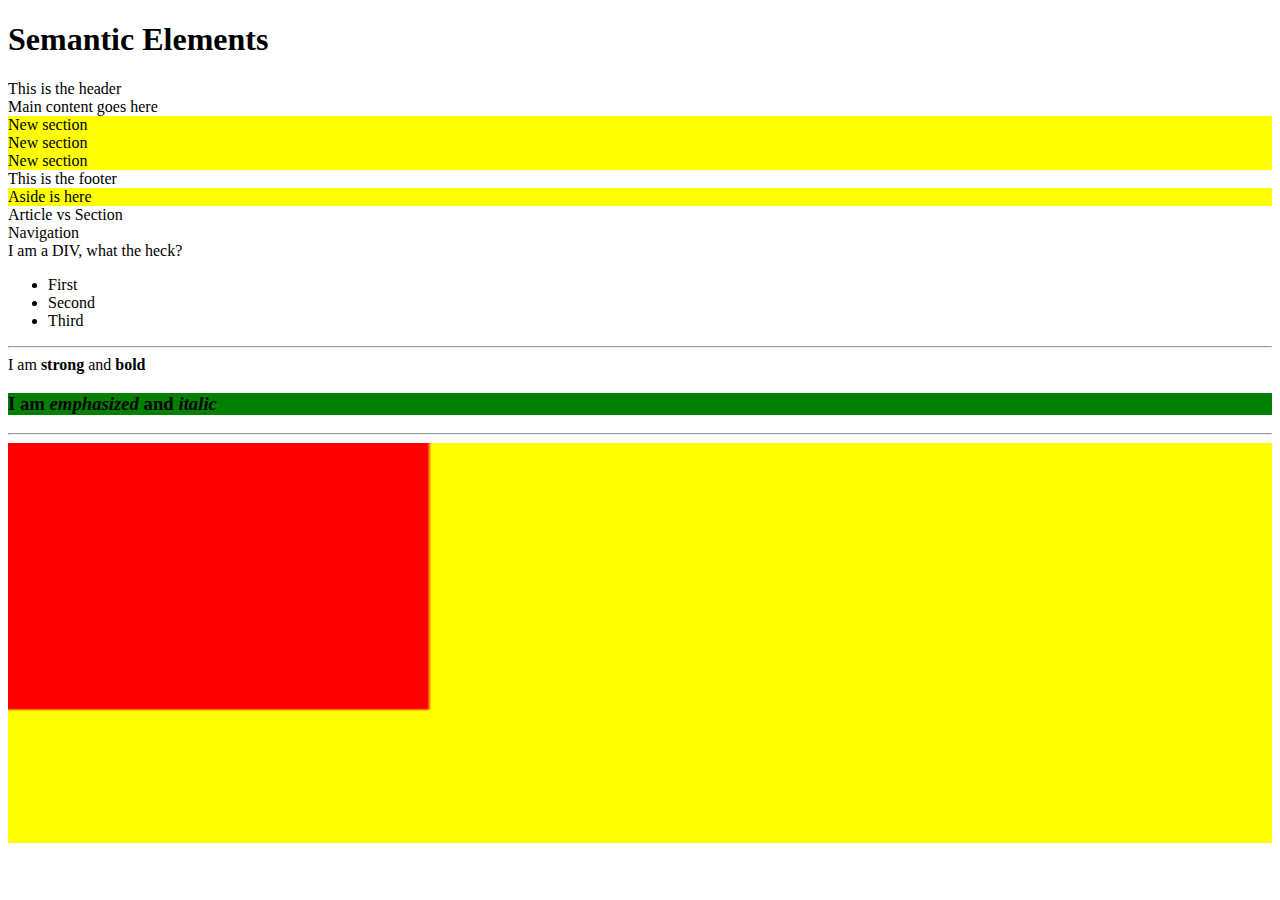
<file: 02-semantic-elements/index.html>
<!DOCTYPE html>
<html lang="en">
<head>
    <meta charset="UTF-8">
    <meta http-equiv="X-UA-Compatible" content="IE=edge">
    <meta name="viewport" content="width=device-width, initial-scale=1.0">
    <title>Semantic Elements</title>
    <style>
        section, aside{
            background-color: yellow;
        }

        canvas {
            width: 100%;
            height: 400px;
            background-color: yellow;
        }
    </style>
</head>
<body>
    <h1>Semantic Elements</h1>
    <header>This is the header</header>
    <main>Main content goes here</main>
    <section>New section</section>
    <section>New section</section>
    <section>New section</section>
    <footer>This is the footer</footer>
    <aside>Aside is here</aside>
    <article>Article vs Section</article>
    <nav>Navigation</nav>
    <div>I am a DIV, what the heck?</div>
    <menu>
        <li>First</li>
        <li>Second</li>
        <li>Third</li>
    </menu>
    <hr>
    <div>I am <strong>strong</strong> and <b>bold</b></div>
    <h3 id="abc">I am <em>emphasized</em> and <i>italic</i></h3>
    <hr>
    <canvas id="canvas"></canvas>

    <script>
        const elm = document.getElementById('abc');
        elm.style.backgroundColor = 'green';

        const canvas = document.getElementById("canvas");
        const ctx = canvas.getContext("2d");

        ctx.fillStyle = "red";
        ctx.fillRect(0, 0, 100, 100);        
    </script>
</body>
</html>
</file>
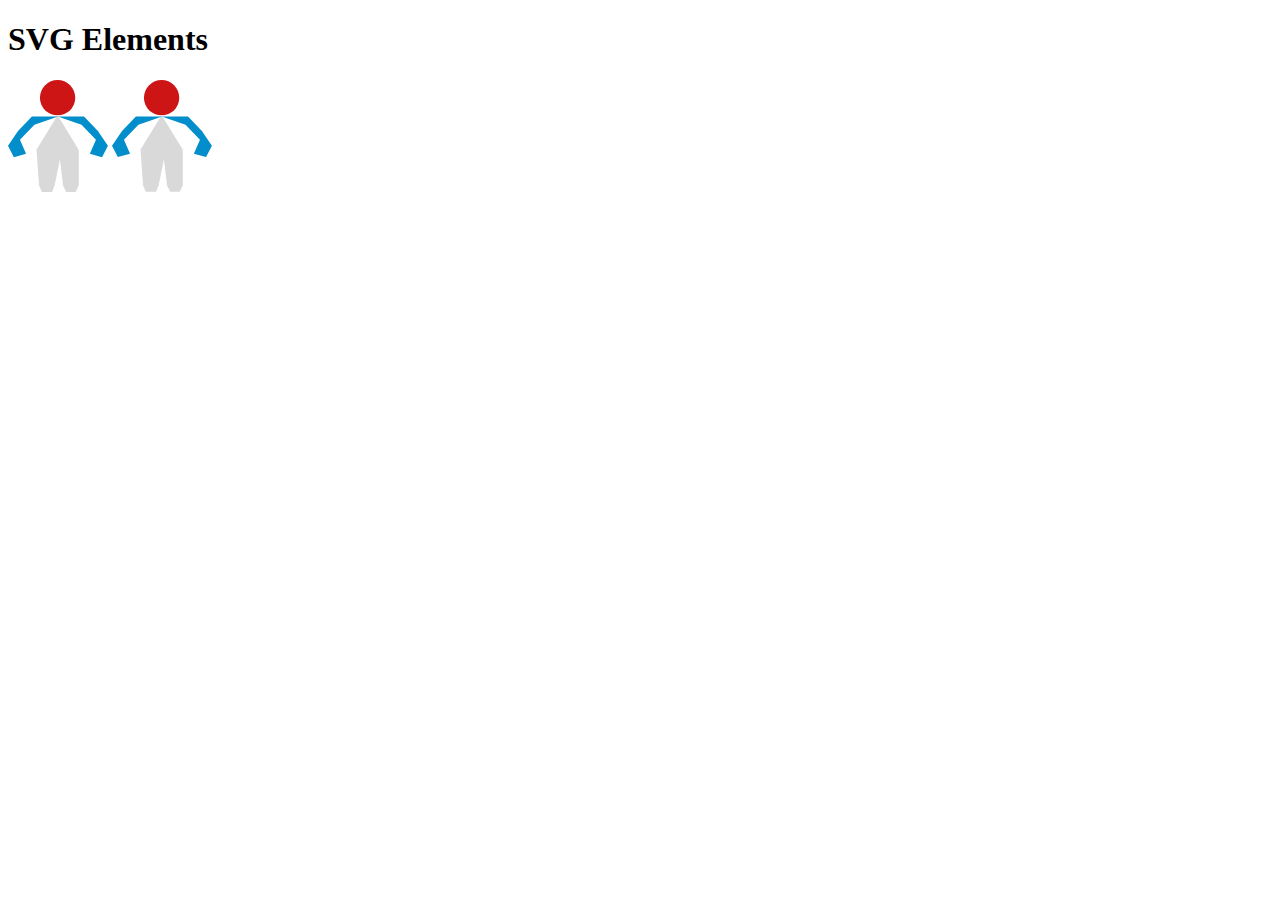
<file: 03-svg-elements/index.html>
<!DOCTYPE html>
<html lang="en">
<head>
    <meta charset="UTF-8">
    <meta http-equiv="X-UA-Compatible" content="IE=edge">
    <meta name="viewport" content="width=device-width, initial-scale=1.0">
    <title>Document</title>
    <style>
        img {
            width: 100px;
        }

        svg {
            width: 100px;
        }

        svg:hover circle {
            fill: green;
        }
    </style>
</head>
<body>
    <h1>SVG Elements</h1>
    <img src="img/image.svg">
    <svg viewBox="0 0 623 697" fill="none" xmlns="http://www.w3.org/2000/svg">
        <circle cx="309" cy="110" r="110" fill="#CE1515"/>
        <path d="M309 220L443.234 438.25H174.766L309 220Z" fill="#D9D9D9"/>
        <path d="M149 227H311.5L254.5 248L164.5 279L74.5 372.5L112.5 459L36.5 480L0 409L62.5 317L149 227Z" fill="#018ECB"/>
        <path d="M473.5 227H311L368 248L458 279L548 372.5L510 459L586 480L622.5 409L560 317L473.5 227Z" fill="#018ECB"/>
        <path d="M193.5 655L178 438.5L323.5 419L441 438.5V655L422 696.5H363L342.5 655L323.5 493.5L290.5 655L275 696.5H211L193.5 655Z" fill="#D9D9D9"/>
    </svg>
</body>
</html>
</file>
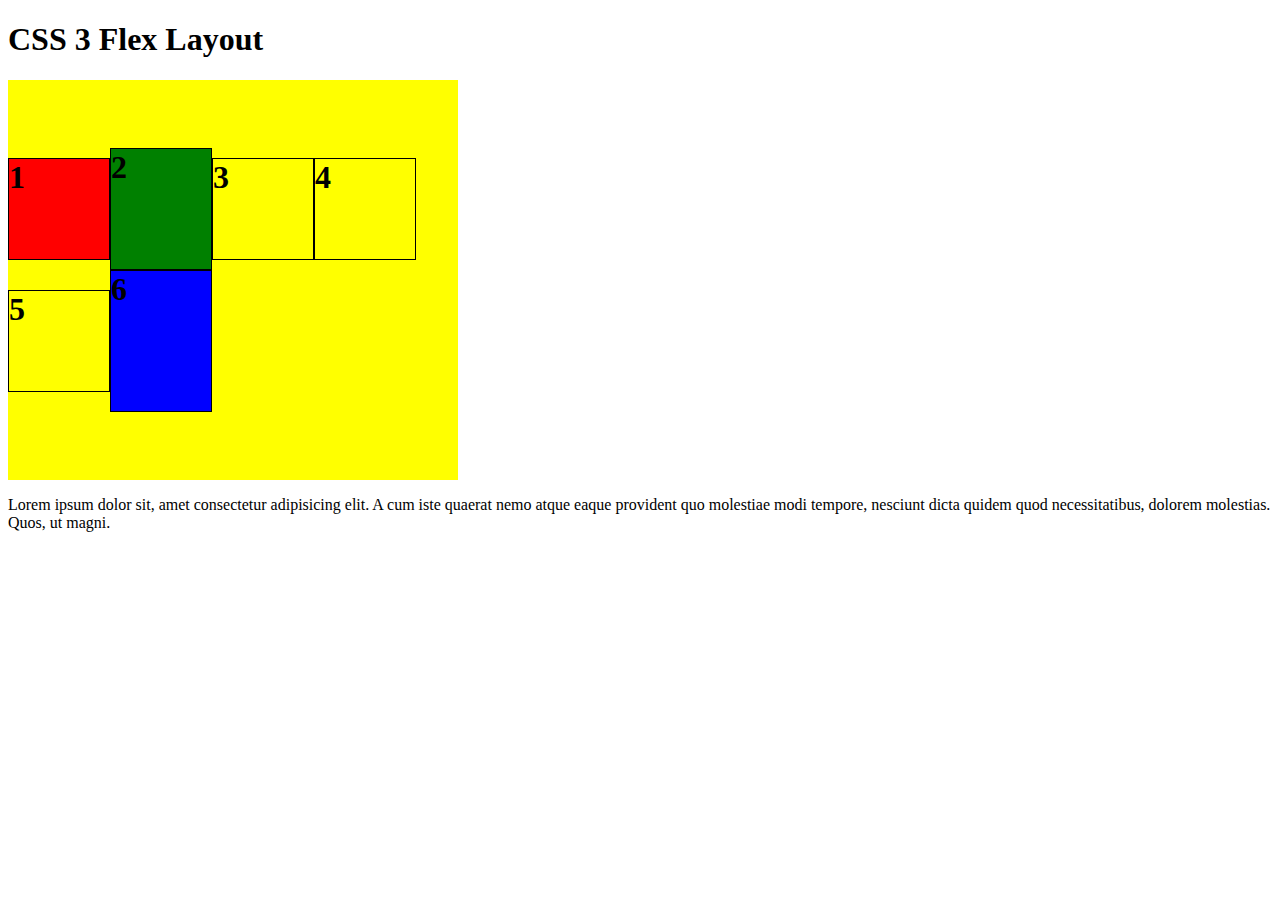
<file: 05-flex-layout/index.html>
<!DOCTYPE html>
<html lang="en">
<head>
    <meta charset="UTF-8">
    <meta name="viewport" content="width=device-width, initial-scale=1.0">
    <title>CSS3 - Flex Layout</title>
    <style>
        #outer {
            background-color: yellow;
            width: 450px;
            height: 400px;
            display: flex;
            flex-wrap: wrap;
            /* align-items: center; */
            align-content: center;
            align-items: center;
        }

        .inner {
            width: 200px;
            height: 100px;
            flex: 0 0 100px;
            font-size: 2rem;
            font-weight: bold;
            border: 1px solid black;
        }

        .inner:first-child {
            background-color: red;
        }

        .inner:nth-child(2){
            background-color: green;
            height: 120px;
        }

        .inner:last-child {
            background-color: blue;
            height: 140px;
        }
    </style>
</head>
<body>
    <h1>CSS 3 Flex Layout</h1>
    <div id="outer">
        <div class="inner">1</div>
        <div class="inner">2</div>
        <div class="inner">3</div>
        <div class="inner">4</div>
        <div class="inner">5</div>
        <div class="inner">6</div>
    </div>
    <p>Lorem ipsum dolor sit, amet consectetur adipisicing elit. A cum iste quaerat nemo atque eaque provident quo molestiae modi tempore, nesciunt dicta quidem quod necessitatibus, dolorem molestias. Quos, ut magni.</p>
</body>
</html>
</file>
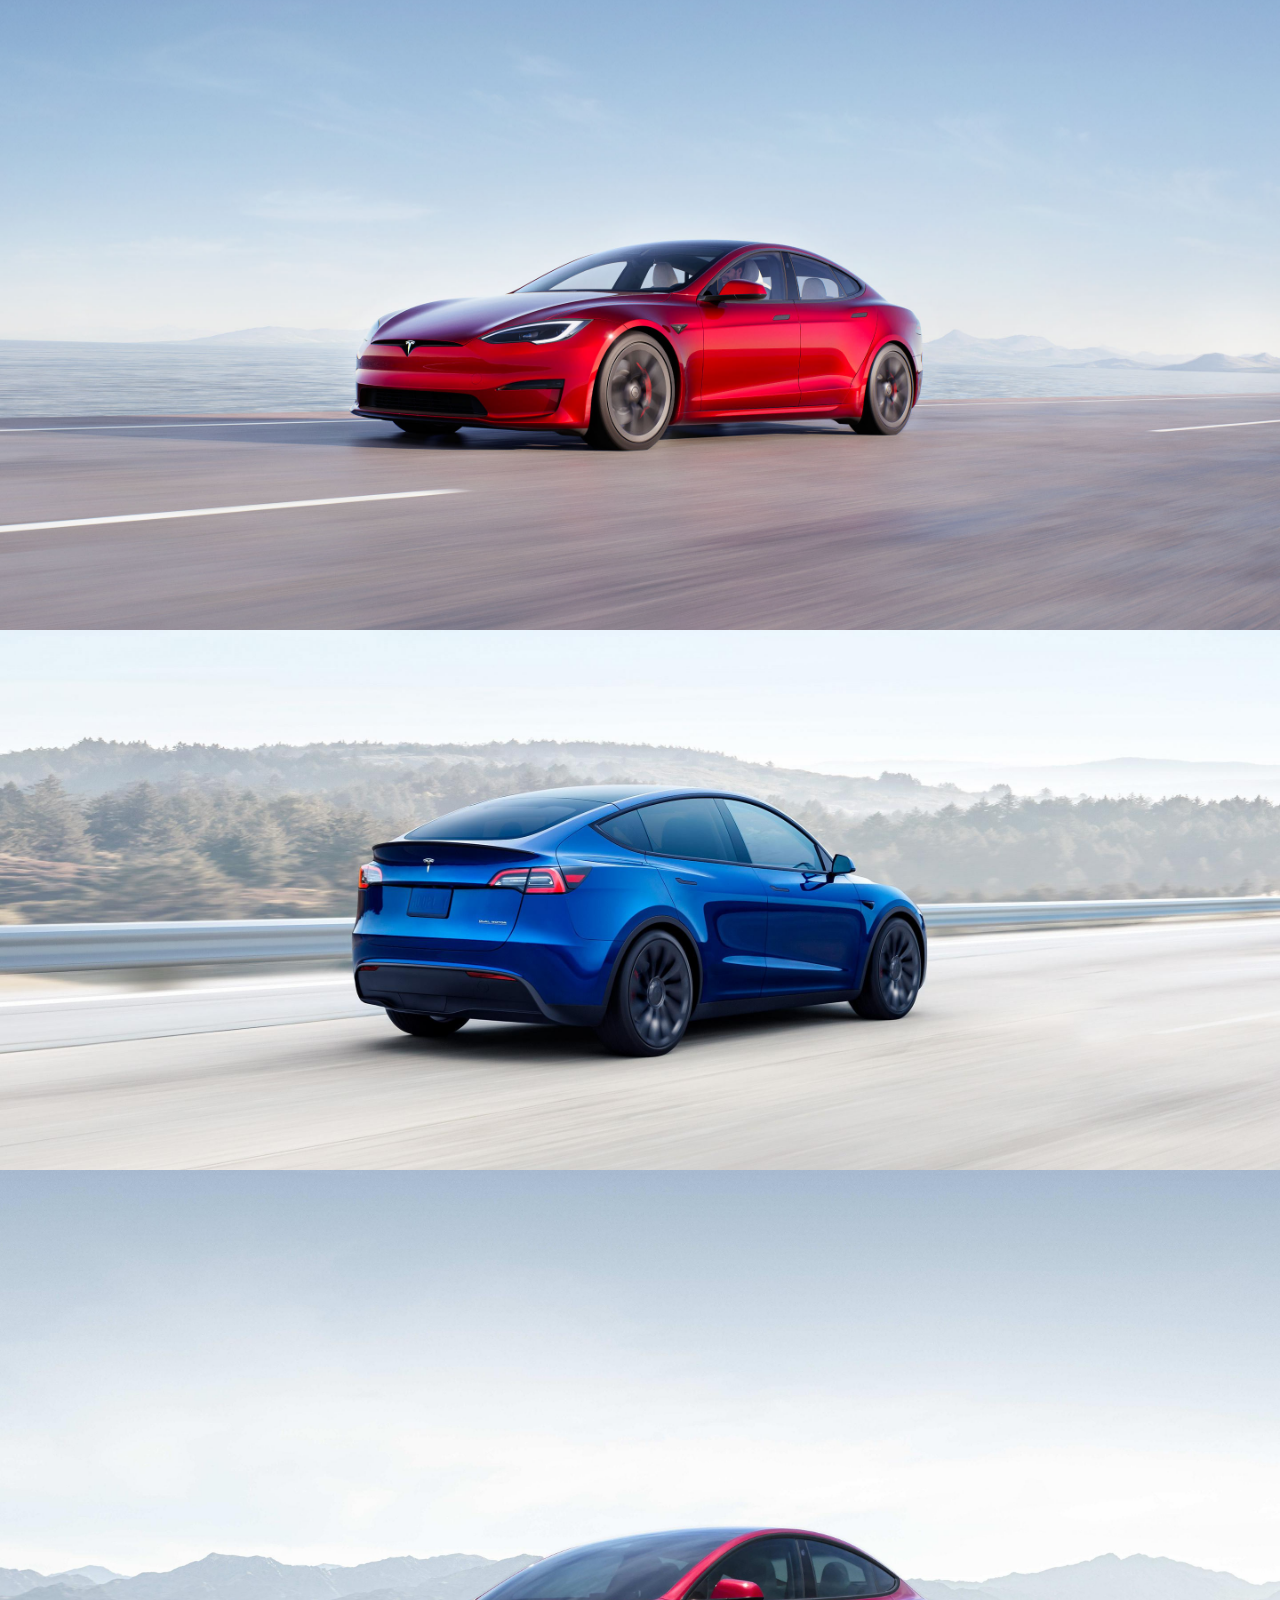
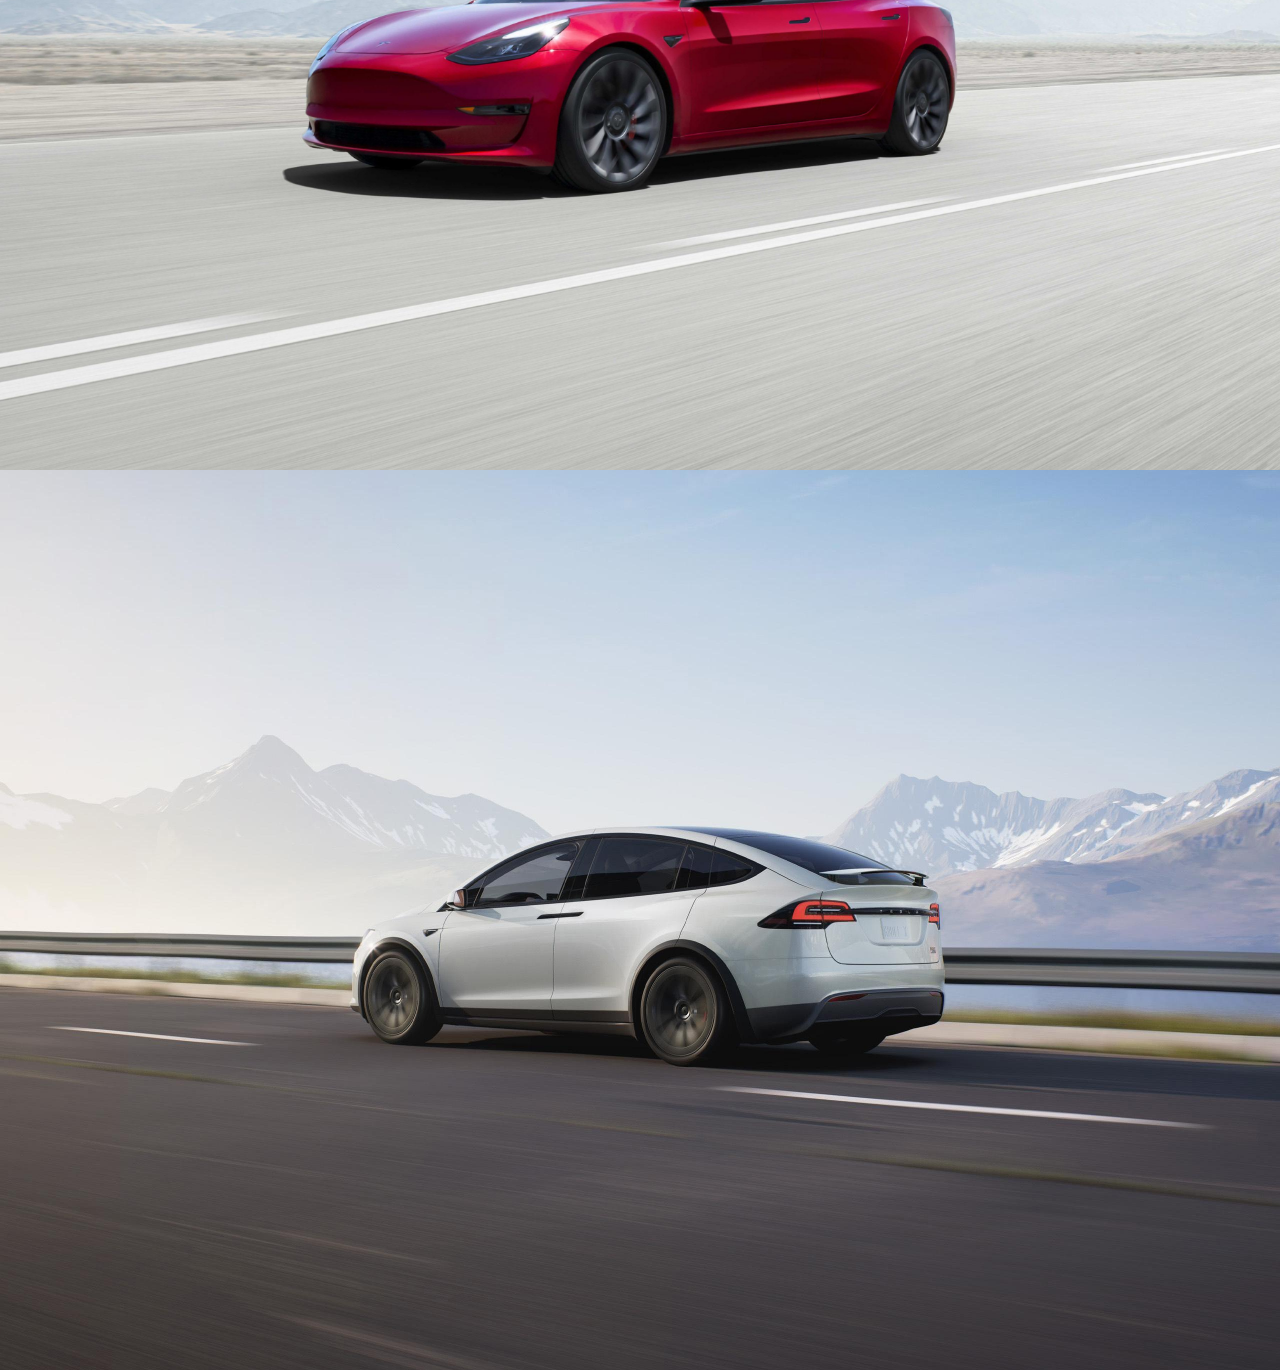
<file: 06-scroll-snapping/index.html>
<!DOCTYPE html>
<html lang="en">
<head>
    <meta charset="UTF-8">
    <meta name="viewport" content="width=device-width, initial-scale=1.0">
    <title>Scroll Snapping</title>
    <style>
        * {
            box-sizing: border-box;
        }
        html,
        body {
            padding: 0;
            margin: 0;
            scroll-snap-type: y mandatory;
        }

        .image {
            height: 100vh;
            background-size: cover;
            background-position: center;
            scroll-snap-align: center;
        }

        .image:first-child {
            background-image: url(img/1.jpeg);
            height: 70vh;
        }

        .image:nth-child(2) {
            background-image: url(img/2.jpeg);
            height: 60vh;
        }

        .image:nth-child(3){
            background-image: url(img/3.jpeg);
        }

        .image:nth-child(4) {
            background-image: url(img/4.jpeg);
        }
    </style>
</head>
<body>
    <div class="image"></div>
    <div class="image"></div>
    <div class="image"></div>
    <div class="image"></div>
</body>
</html>
</file>
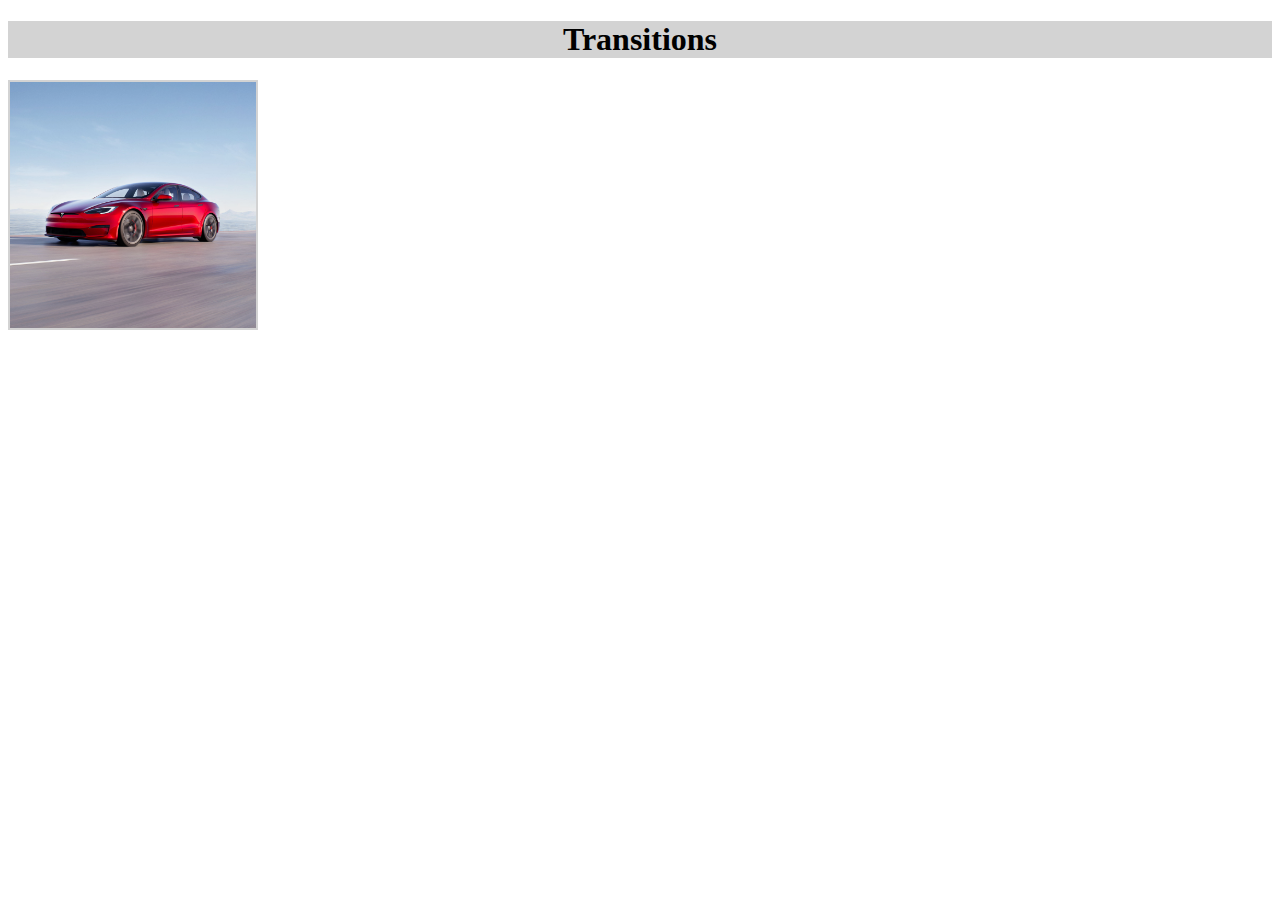
<file: 07-transitions/index.html>
<!DOCTYPE html>
<html lang="en">
<head>
    <meta charset="UTF-8">
    <meta name="viewport" content="width=device-width, initial-scale=1.0">
    <title>CSS 3 Transitions</title>
    <link rel="stylesheet" href="https://fonts.googleapis.com/css2?family=Material+Symbols+Outlined:opsz,wght,FILL,GRAD@48,400,0,0" />
    <style>
        * {
            box-sizing: border-box;
        }

        h1 {
            background-color: lightgray;
            text-align: center;
            /* transition-property: color font-size; */
            transition-property: all;
            transition-duration: 250ms;
        }

        h1:hover {
            color: red;
            font-size: 2.5rem;
            background-color: rgba(211, 211, 211, 0.5);
        }

        #picture {
            position: relative;
            width: 250px;
            height: 250px;
            background-image: url(img/1.jpeg);
            background-size:cover;
            background-position: center;
            border: 2px solid lightgray;
            overflow: hidden;
        }

        #overlay {
            width: 100%;
            height: 100%;
            background-color: black;
            opacity: 0.4;
            position: absolute;
            top: 100%;
            transition-property: top;
            transition-duration: 350ms;
        }

        #picture:hover #overlay {
            top: 0;
        }

        #picture:hover #delete-icon {
            top: 0;
        }

        #delete-icon {
            width: 100%;
            height: 100%;
            display: flex;
            justify-content: center;
            align-items: center;
            position: absolute;
            top: -100%;
            transition-property: top;
            transition-duration: 350ms;
            transition-delay: 50ms;
        }

        #delete-icon span {
            font-size: 4.5rem;
            font-weight: bold;
            color: white;
        }
    </style>
</head>
<body>
    <h1>Transitions</h1>

    <div id="picture">
        <div id="overlay"></div>
        <div id="delete-icon">
            <span class="material-symbols-outlined">
                delete
            </span>
        </div>
    </div>
</body>
</html>
</file>
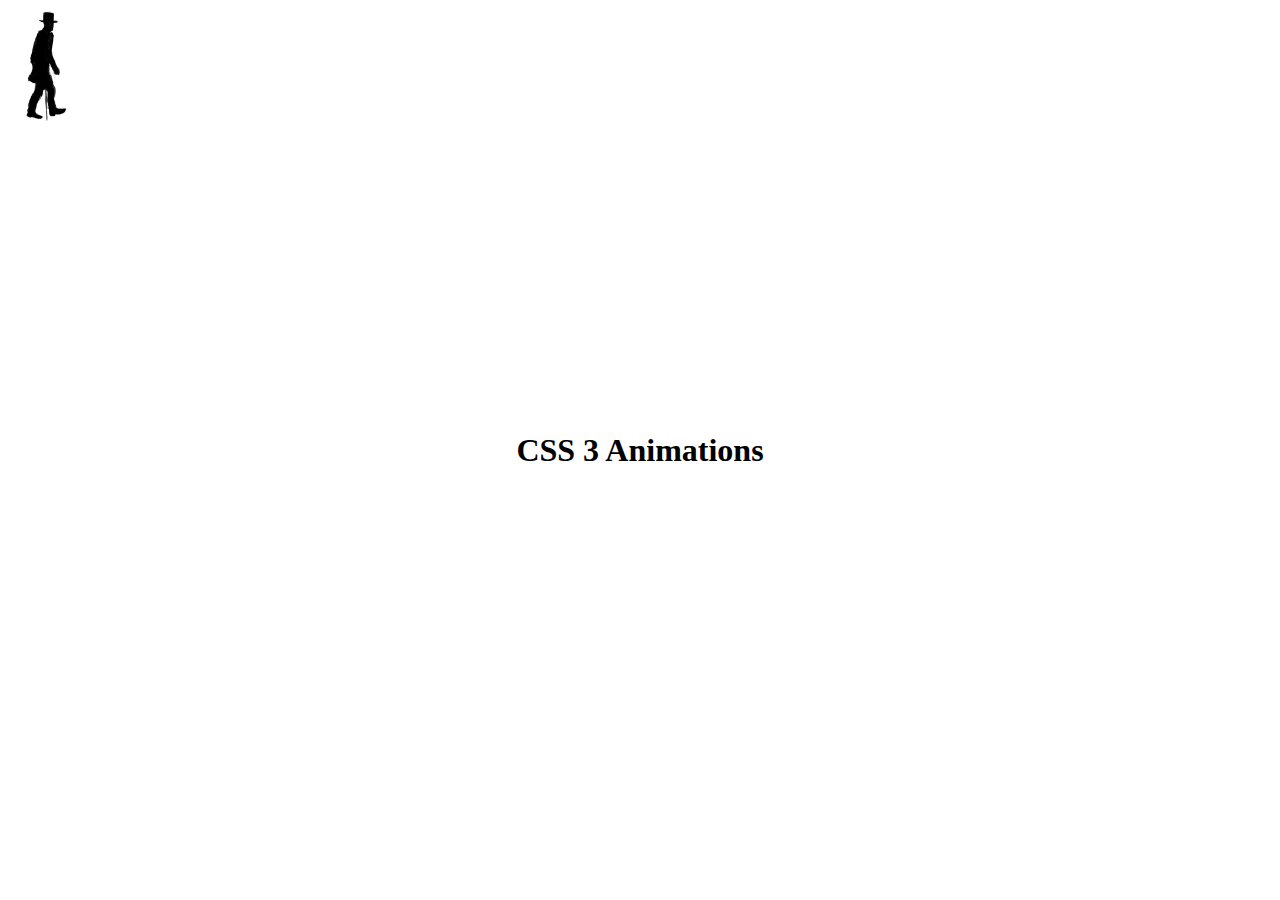
<file: 08-animations/index.html>
<!DOCTYPE html>
<html lang="en">
<head>
    <meta charset="UTF-8">
    <meta name="viewport" content="width=device-width, initial-scale=1.0">
    <title>CSS 3 Animations</title>
    <style>
        * {
            box-sizing: border-box;
            padding: 0;
            margin: 0;
        }

        #container {
            display: flex;
            justify-content: center;
            align-items: center;
            height: 100vh;
        }

        h1 {
            position: absolute;
            animation-name: hello-animation;
            animation-duration: 3s;
            animation-iteration-count: infinite;
        }

        img {
            position: absolute;
            left: 0;
            top: 0;
            width: 100px;
            animation-name: walking-man;
            animation-duration: 4s;
            animation-iteration-count: infinite;
        }

        @keyframes walking-man {
            0% {
                left: 0;
                transform: rotateY(0);
            }
            50% {
                left: calc(100vw - 100px);
                transform: rotateY(0);
            }
            51% {
                transform: rotateY(180deg);
            }
            100% {
                transform: rotateY(180deg);
            }
        }

        @keyframes hello-animation {
            from {
                color: red;
            }

            25% {
                color: green;
                transform: skew(50deg);
            }

            50% {
                color: blue;
                transform: scale(2) rotate(50deg);
            }

            75%{
                color: black;
                transform: rotate(75deg);
            }

            to {
                color: orange;
            }
        }
    </style>
</head>
<body>
    <div id="container">
        <h1>CSS 3 Animations</h1>
    </div>
    <img src="img/walking-man.gif" alt="">
</body>
</html>
</file>
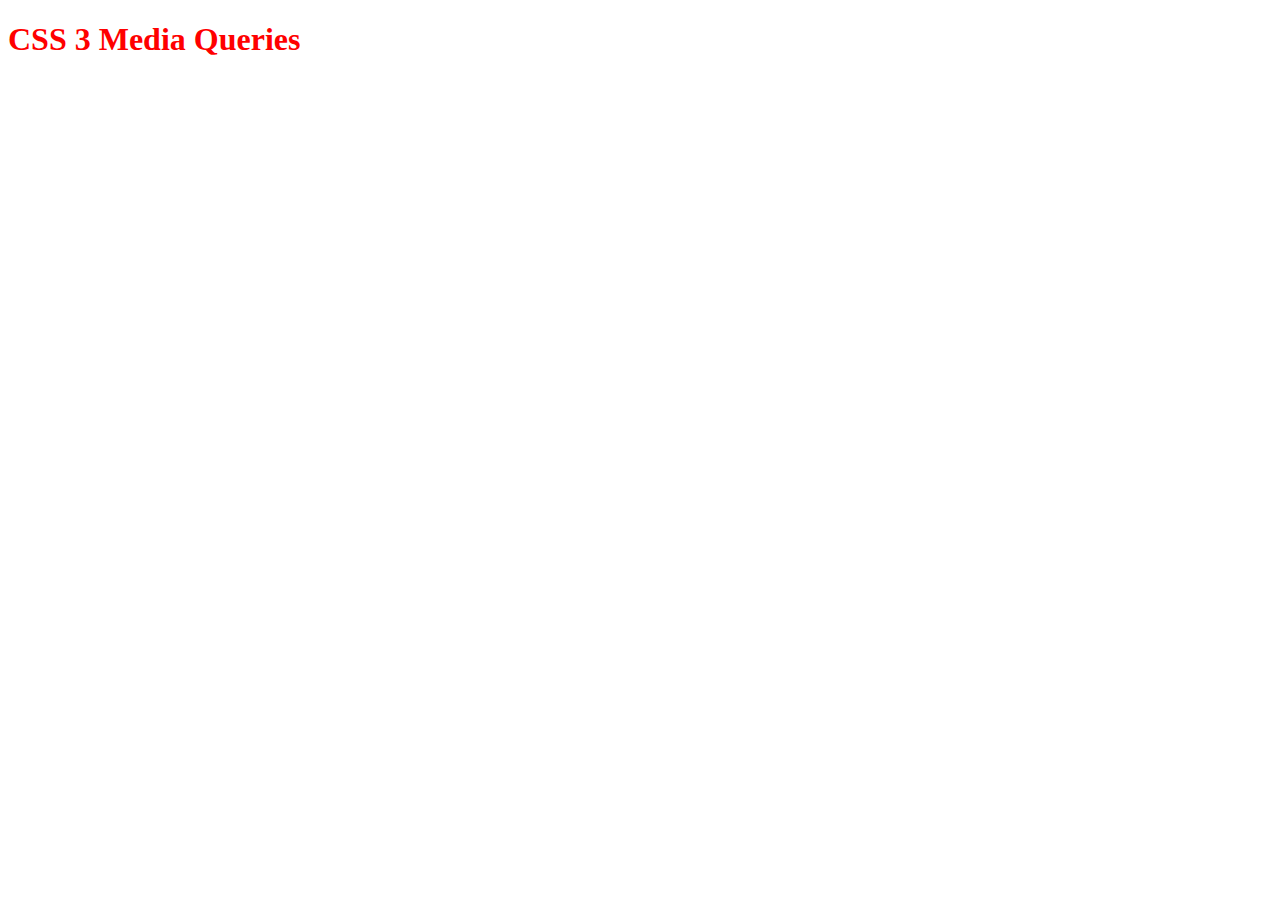
<file: 09-media-queries/index.html>
<!DOCTYPE html>
<html lang="en">
<head>
    <meta charset="UTF-8">
    <meta name="viewport" content="width=deivce-width, initial-scale=1.0">
    <title>CSS 3 Media Queries</title>
    <style>
        h1 {
            color: red;
        }

        @media all and (max-width: 1200px) {
            h1 {
                color: blue;
            }
        }

        @media all and (min-width: 769px) and (max-width: 992px) {
            h1 {
                color: green;
            }

            body {
                background-color: aqua;
            }
        }

        @media all and (max-width: 768px) {
            h1 {
                color: orange
            }
        }

        @media all and (max-width: 640px) {
             h1 {
                color: black;
             }
        }
    </style>
</head>
<body>
    <h1>CSS 3 Media Queries</h1>
</body>
</html>
</file>
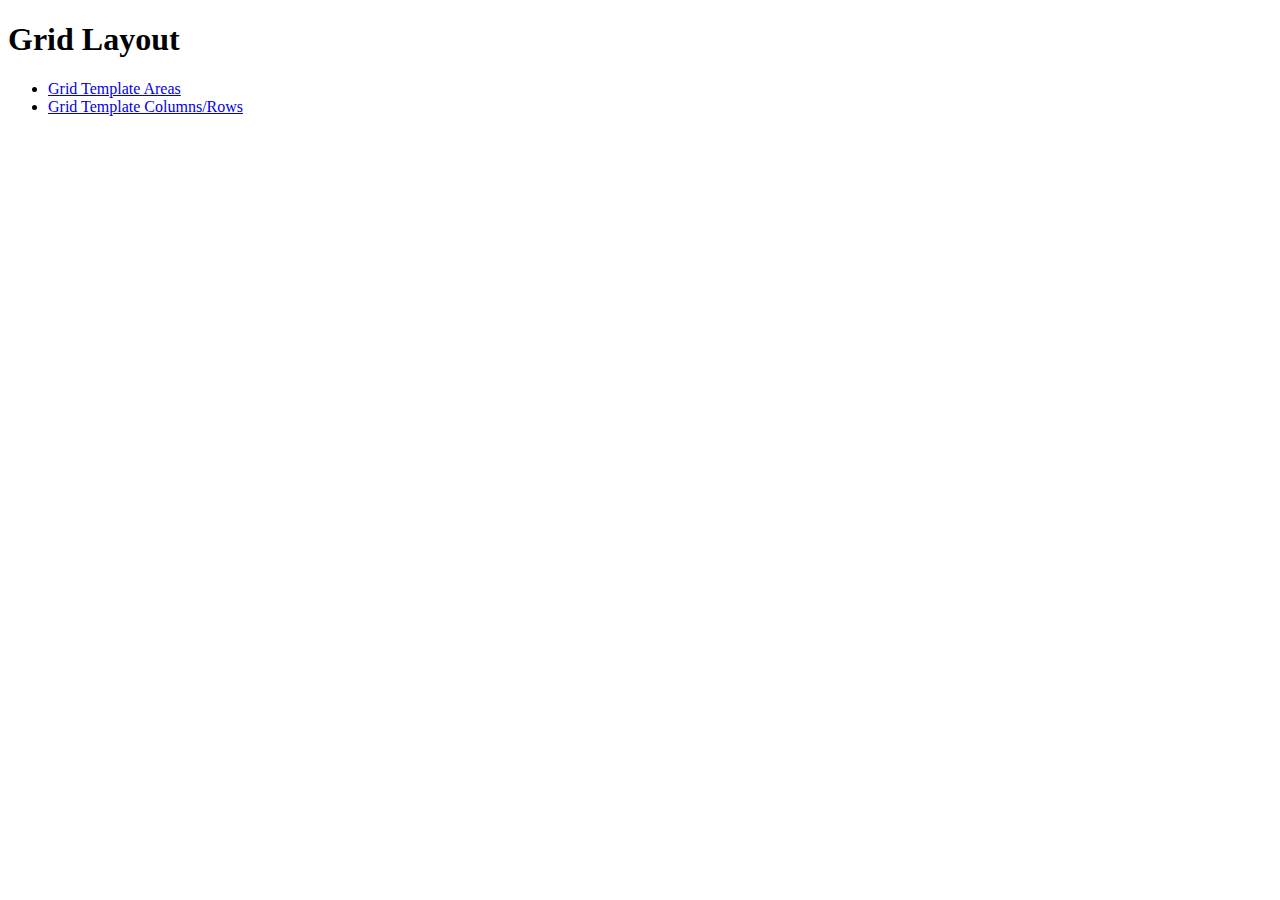
<file: grid-layout/index.html>
<!doctype html>
<html lang="en">
<head>
    <meta charset="UTF-8">
    <meta name="viewport"
          content="width=device-width, user-scalable=no, initial-scale=1.0, maximum-scale=1.0, minimum-scale=1.0">
    <meta http-equiv="X-UA-Compatible" content="ie=edge">
    <title>Grid Layout</title>
</head>
<body>
  <h1>Grid Layout</h1>
  <menu>
    <li>
      <a href="grid-template-areas.html">Grid Template Areas</a>
    </li>
    <li>
      <a href="grid-template-cols-rows.html">Grid Template Columns/Rows</a>
    </li>
  </menu>
</body>
</html>
</file>
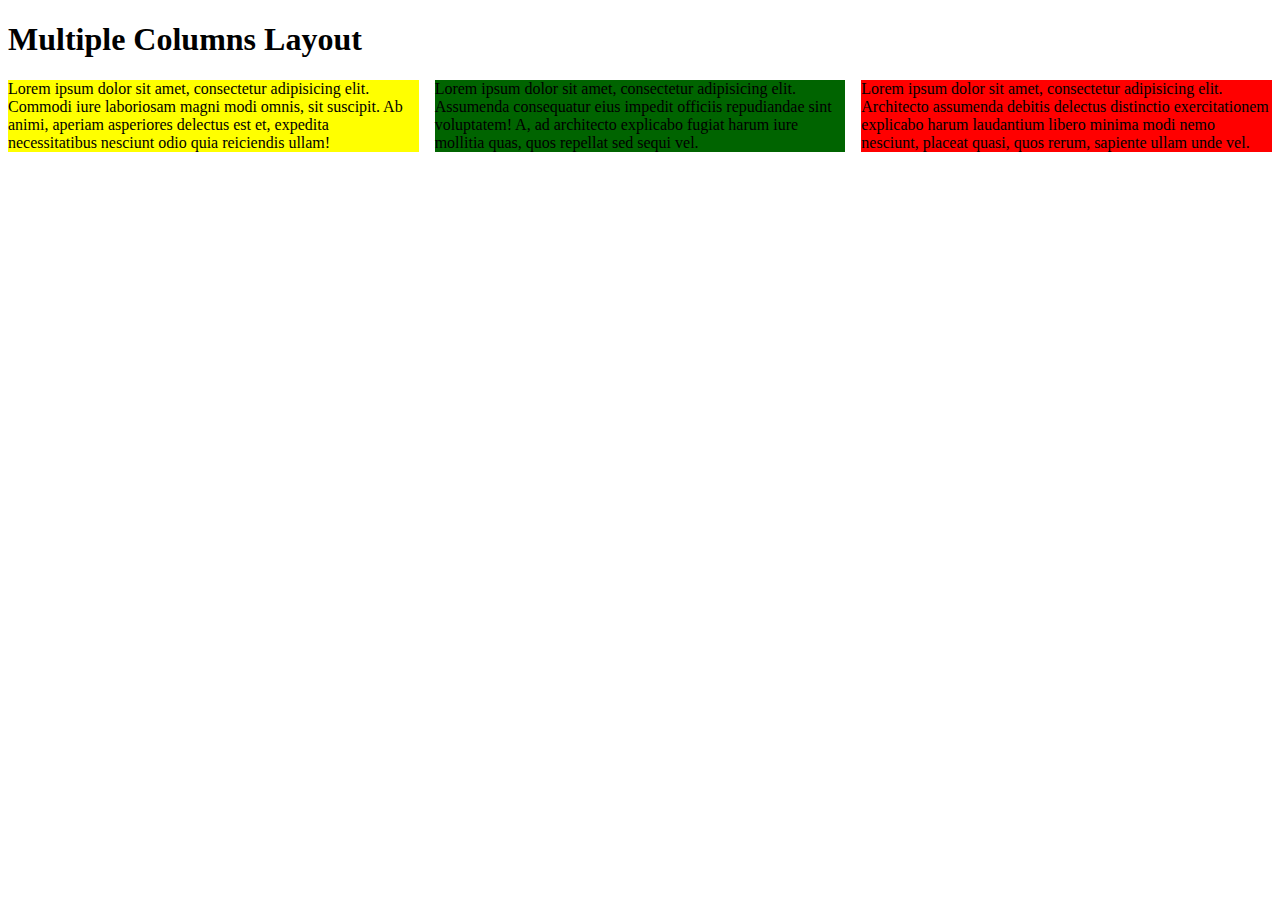
<file: multi-columns-layout/index.html>
<!doctype html>
<html lang="en">
<head>
    <meta charset="UTF-8">
    <meta name="viewport"
          content="width=device-width, user-scalable=no, initial-scale=1.0, maximum-scale=1.0, minimum-scale=1.0">
    <meta http-equiv="X-UA-Compatible" content="ie=edge">
    <title>Multiple Columns Layout</title>
    <style>
        main > div:first-child {
          background-color: yellow;
        }

        main > div:nth-child(2) {
          background-color: darkgreen;
        }

        main > div:last-child {
          background-color: red;
        }

        main {
          column-count: 3;
          column-width: 200px;
        }
    </style>
</head>
<body>
    <h1>Multiple Columns Layout</h1>
    <main>
      <div>
        Lorem ipsum dolor sit amet, consectetur adipisicing elit. Commodi iure laboriosam magni modi omnis, sit suscipit. Ab animi, aperiam asperiores delectus est et, expedita necessitatibus nesciunt odio quia reiciendis ullam!
      </div>
      <div>
        Lorem ipsum dolor sit amet, consectetur adipisicing elit. Assumenda consequatur eius impedit officiis repudiandae sint voluptatem! A, ad architecto explicabo fugiat harum iure mollitia quas, quos repellat sed sequi vel.
      </div>
      <div>
        Lorem ipsum dolor sit amet, consectetur adipisicing elit. Architecto assumenda debitis delectus distinctio exercitationem explicabo harum laudantium libero minima modi nemo nesciunt, placeat quasi, quos rerum, sapiente ullam unde vel.
      </div>
    </main>
</body>
</html>
</file>
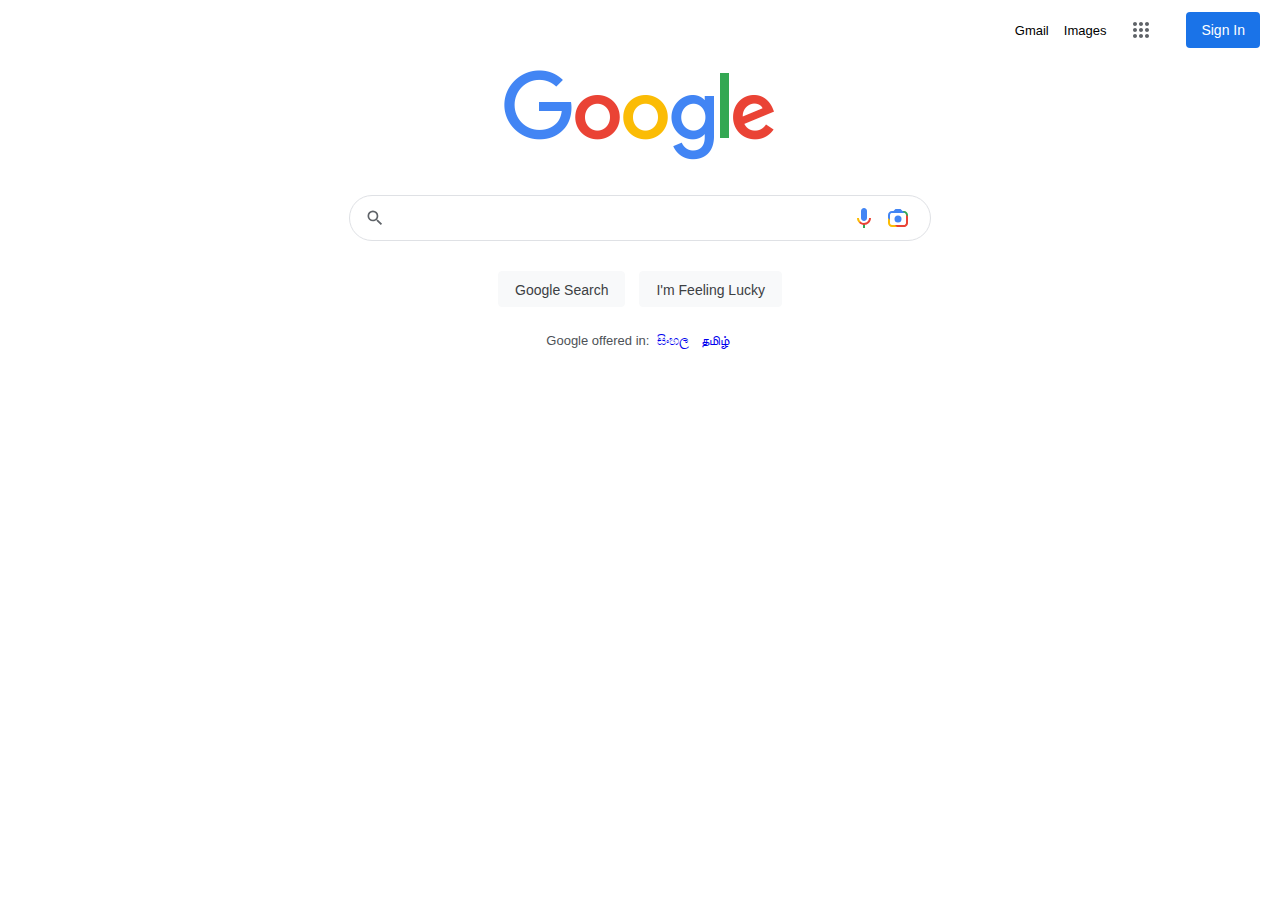
<file: 10-projects/02-google-clone/index.html>
<!DOCTYPE html>
<html lang="en">
<head>
    <meta charset="UTF-8">
    <meta name="viewport" content="width=device-width, initial-scale=1.0">
    <title>Google</title>
    <link rel="icon" href="img/favicon.ico">
    <link rel="stylesheet" href="css/reset.css">
    <link rel="stylesheet" href="css/style.css">
</head>
<body>
    <header>
        <a href="https://mail.google.com/mail/&ogbl">Gmail</a>
        <a href="https://www.google.lk/imghp?hl=en&ogbl">Images</a>
        <div id="apps">
            <svg class="gb_p" focusable="false" viewBox="0 0 24 24"><path d="M6,8c1.1,0 2,-0.9 2,-2s-0.9,-2 -2,-2 -2,0.9 -2,2 0.9,2 2,2zM12,20c1.1,0 2,-0.9 2,-2s-0.9,-2 -2,-2 -2,0.9 -2,2 0.9,2 2,2zM6,20c1.1,0 2,-0.9 2,-2s-0.9,-2 -2,-2 -2,0.9 -2,2 0.9,2 2,2zM6,14c1.1,0 2,-0.9 2,-2s-0.9,-2 -2,-2 -2,0.9 -2,2 0.9,2 2,2zM12,14c1.1,0 2,-0.9 2,-2s-0.9,-2 -2,-2 -2,0.9 -2,2 0.9,2 2,2zM16,6c0,1.1 0.9,2 2,2s2,-0.9 2,-2 -0.9,-2 -2,-2 -2,0.9 -2,2zM12,8c1.1,0 2,-0.9 2,-2s-0.9,-2 -2,-2 -2,0.9 -2,2 0.9,2 2,2zM18,14c1.1,0 2,-0.9 2,-2s-0.9,-2 -2,-2 -2,0.9 -2,2 0.9,2 2,2zM18,20c1.1,0 2,-0.9 2,-2s-0.9,-2 -2,-2 -2,0.9 -2,2 0.9,2 2,2z"></path></svg>
        </div>
        <a id="sign-in" href="https://accounts.google.com/ServiceLogin?hl=en&passive=true&continue=https://www.google.com/&ec=GAZAmgQ">Sign In</a>
    </header>
    <main>
        <div>
            <img src="img/google-logo.png" alt="Google Logo">
        </div>
        <div id="form-wrapper">
            <form action="https://google.com/search" method="GET">
                <div id="input-wrapper" title="Search">
                    <div id="search-icon">
                        <svg focusable="false" xmlns="http://www.w3.org/2000/svg" viewBox="0 0 24 24"><path d="M15.5 14h-.79l-.28-.27A6.471 6.471 0 0 0 16 9.5 6.5 6.5 0 1 0 9.5 16c1.61 0 3.09-.59 4.23-1.57l.27.28v.79l5 4.99L20.49 19l-4.99-5zm-6 0C7.01 14 5 11.99 5 9.5S7.01 5 9.5 5 14 7.01 14 9.5 11.99 14 9.5 14z"></path></svg>
                    </div>
                    <input type="text" name="q">
                    <div id="mic-icon">
                        <svg focusable="false" viewBox="0 0 24 24" xmlns="http://www.w3.org/2000/svg"><path fill="#4285f4" d="m12 15c1.66 0 3-1.31 3-2.97v-7.02c0-1.66-1.34-3.01-3-3.01s-3 1.34-3 3.01v7.02c0 1.66 1.34 2.97 3 2.97z"></path><path fill="#34a853" d="m11 18.08h2v3.92h-2z"></path><path fill="#fbbc05" d="m7.05 16.87c-1.27-1.33-2.05-2.83-2.05-4.87h2c0 1.45 0.56 2.42 1.47 3.38v0.32l-1.15 1.18z"></path><path fill="#ea4335" d="m12 16.93a4.97 5.25 0 0 1 -3.54 -1.55l-1.41 1.49c1.26 1.34 3.02 2.13 4.95 2.13 3.87 0 6.99-2.92 6.99-7h-1.99c0 2.92-2.24 4.93-5 4.93z"></path></svg>
                    </div>
                    <div id="camera-icon">
                        <svg focusable="false" viewBox="0 0 192 192" xmlns="http://www.w3.org/2000/svg"><rect fill="none" height="192" width="192"></rect><g><circle fill="#4285f4" cx="96" cy="104.15" r="28"></circle><path fill="#ea4335" d="M160,72v40.15V136c0,1.69-0.34,3.29-0.82,4.82v0v0c-1.57,4.92-5.43,8.78-10.35,10.35h0v0 c-1.53,0.49-3.13,0.82-4.82,0.82H66l16,16h50h12c4.42,0,8.63-0.9,12.46-2.51c3.83-1.62,7.28-3.96,10.17-6.86 c1.45-1.45,2.76-3.03,3.91-4.74c2.3-3.4,3.96-7.28,4.81-11.44c0.43-2.08,0.65-4.24,0.65-6.45v-12V96.15V84l-6-19l-10.82,2.18 C159.66,68.71,160,70.31,160,72z"></path><path fill="#4285f4" d="M32,72c0-1.69,0.34-3.29,0.82-4.82c1.57-4.92,5.43-8.78,10.35-10.35C44.71,56.34,46.31,56,48,56 h96c1.69,0,3.29,0.34,4.82,0.82c0,0,0,0,0,0L149,45l-17-5l-16-16h-13.44H96h-6.56H76L60,40H48c-17.67,0-32,14.33-32,32v12v20l16,16 V72z"></path><path fill="#34a853" d="M144,40h-12l16.83,16.83c1.23,0.39,2.39,0.93,3.47,1.59c2.16,1.32,3.97,3.13,5.29,5.29 c0.66,1.08,1.2,2.24,1.59,3.47v0L176,84V72C176,54.33,161.67,40,144,40z"></path><path fill="#fbbc05" d="M48,168h39.89l-16-16H48c-8.82,0-16-7.18-16-16v-23.89l-16-16V136C16,153.67,30.33,168,48,168z"></path></g></svg>
                    </div>
                </div>
                <div id="button-wrapper">
                    <button class="btn">Google Search</button>
                    <a class="btn" href="https://www.google.com/doodles">I'm Feeling Lucky</a>
                </div>
            </form>
        </div>
        <div>
            Google offered in: 
            <a href="https://www.google.com/setprefs?sig=0_ZXB0KH2clc0yiQwVuRjn_MSRfwo%3D&hl=si&source=homepage&sa=X&ved=0ahUKEwiu-7qa4cL-AhVBc3AKHfwtCFMQ2ZgBCBM">සිංහල</a>
            <a href="https://www.google.com/setprefs?sig=0_ZXB0KH2clc0yiQwVuRjn_MSRfwo%3D&hl=ta&source=homepage&sa=X&ved=0ahUKEwiu-7qa4cL-AhVBc3AKHfwtCFMQ2ZgBCBQ">தமிழ்</a>
        </div>
    </main>
    <footer></footer>
</body>
</html>
</file>
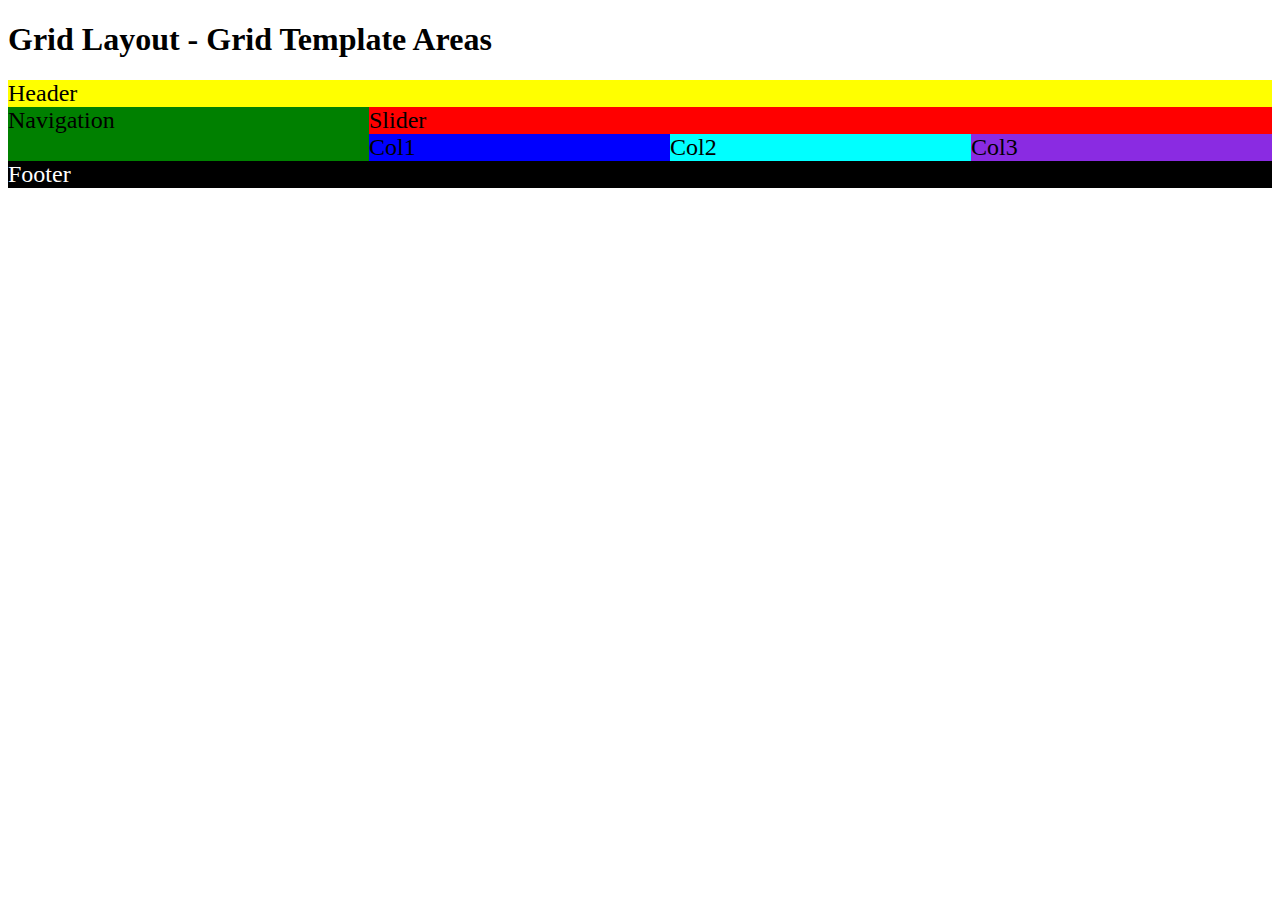
<file: grid-layout/grid-template-areas.html>
<!doctype html>
<html lang="en">
<head>
    <meta charset="UTF-8">
    <meta name="viewport"
          content="width=device-width, user-scalable=no, initial-scale=1.0, maximum-scale=1.0, minimum-scale=1.0">
    <title>Grid Layout</title>
    <style>
        html {
            font-family: Ubuntu;
        }

        body *:not(h1) {
            font-size: 1.5rem;
        }

        header {
            grid-area: header;
            background-color: yellow;
        }

        footer {
            grid-area: footer;
            background-color: black;
            color: white;
        }

        nav {
            grid-area: nav;
            background-color: green;
        }

        #slider {
            grid-area: slider;
            background-color: red;
        }

        #col1 {
            grid-area: col1;
            background-color: blue;
        }

        #col2 {
            grid-area: col2;
            background-color: aqua;
        }

        #col3 {
            grid-area: col3;
            background-color: blueviolet;
        }

        main {
            display: grid;
            grid-template-areas:
            "header header header header"
            "nav slider slider slider"
            "nav col1 col2 col3"
            "footer footer footer footer";
        }
    </style>
</head>
<body>
    <h1>Grid Layout - Grid Template Areas</h1>
    <main>
        <header>Header</header>
        <nav>Navigation</nav>
        <section id="slider">Slider</section>
        <section id="col1">Col1</section>
        <section id="col2">Col2</section>
        <section id="col3">Col3</section>
        <footer>Footer</footer>
    </main>
</body>
</html>
</file>
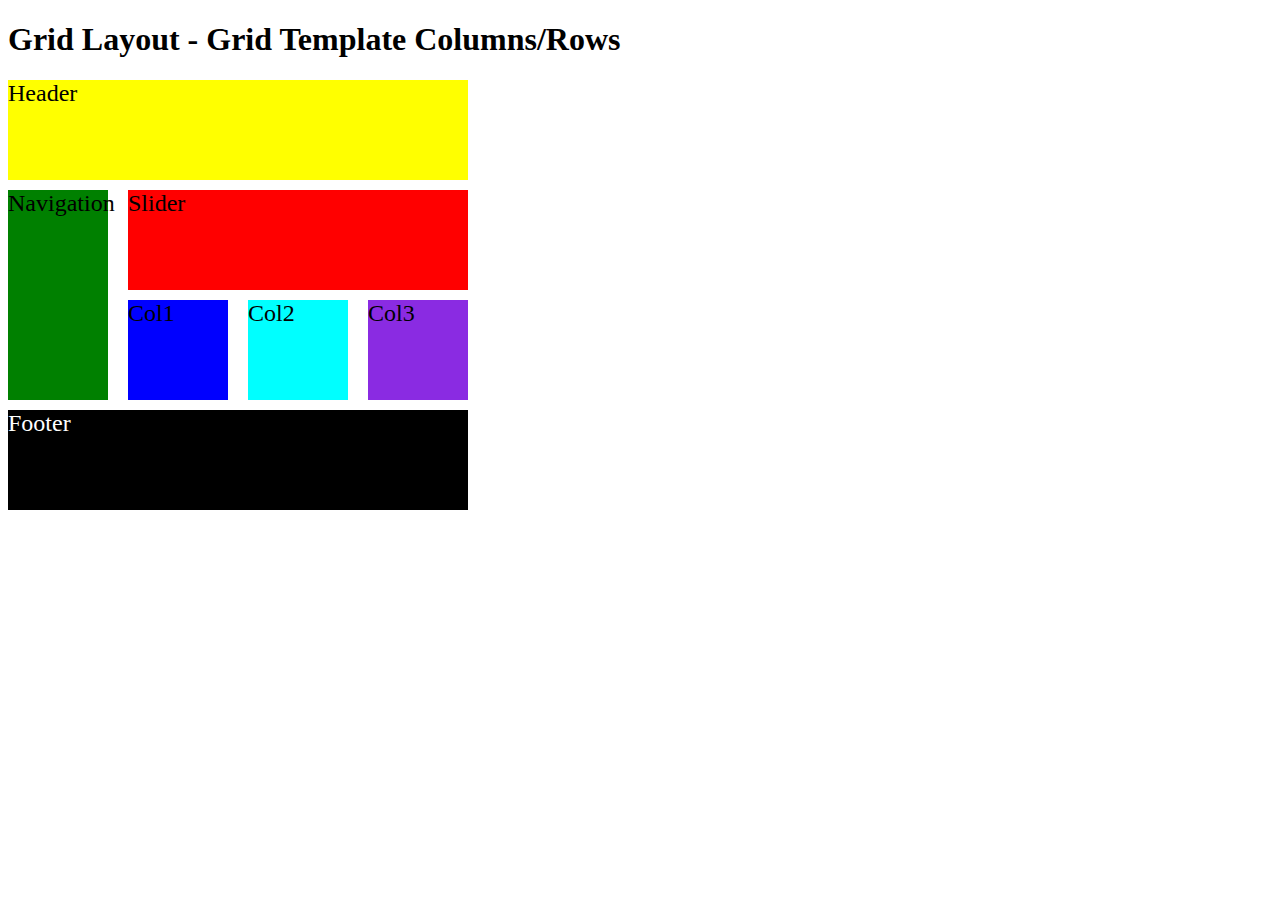
<file: grid-layout/grid-template-cols-rows.html>
<!doctype html>
<html lang="en">
<head>
    <meta charset="UTF-8">
    <meta name="viewport"
          content="width=device-width, user-scalable=no, initial-scale=1.0, maximum-scale=1.0, minimum-scale=1.0">
    <meta http-equiv="X-UA-Compatible" content="ie=edge">
    <title>Grid Template Columns/Rows</title>
  <style>
    html {
      font-family: Ubuntu;
    }

    body *:not(h1) {
      font-size: 1.5rem;
    }

    header {
        /* grid-column: grid-column-start / grid-column-end */
        /* grid-column: 1 / 5; */
        /* grid-column: -5 / -1; */
        grid-column: 1 / span 4;
        background-color: yellow;
    }

    footer {
        background-color: black;
        color: white;
        grid-column: 1 / span 4;
    }

    nav {
        /* grid-row: 2 / 4; */
        grid-row: 2 / span 2;
        background-color: green;
    }

    #slider {
        grid-column: 2 / 5;
        background-color: red;
    }

    #col1 {
      background-color: blue;
    }

    #col2 {
      background-color: aqua;
    }

    #col3 {
      background-color: blueviolet;
    }

    main {
        display: grid;
        /*grid-template-columns: 200px 200px 200px 200px;*/
        /*grid-template-columns: minmax(100px, 120px) 200px minmax(100px, 130px) minmax(80px, 100px);*/
        /*grid-template-columns: 1fr 2fr 1fr 200px;*/
        /*grid-template-columns: repeat(4, 1fr);*/
        /*grid-template-columns: repeat(4, 200px);*/
        /*grid-template-columns: repeat(2, 200px) repeat(2, 400px);*/

        /*grid-template-columns: repeat(4, 1fr);*/
        /*grid-auto-rows: 50px;*/

        grid-template-rows: repeat(4, 100px);
        grid-auto-columns: 100px;

        /* grid-template: grid-template-columns / grid-template-rows */

        /*justify-items: center;*/
        /*align-items: center;*/
        gap: 10px 20px;
    }

    /*header, footer {*/
    /*    align-self: center;*/
    /*    justify-self: center;*/
    /*}*/
  </style>
</head>
<body>
<h1>Grid Layout - Grid Template Columns/Rows</h1>
<main>
  <header>Header</header>
  <nav>Navigation</nav>
  <section id="slider">Slider</section>
  <section id="col1">Col1</section>
  <section id="col2">Col2</section>
  <section id="col3">Col3</section>
  <footer>Footer</footer>
</main>
</body>
</html>
</file>
<file: 10-projects/02-google-clone/css/style.css>
* {
    box-sizing: border-box;
}

html {
    font-family: Arial, Helvetica, sans-serif;
}

header {
    font-size: 13px;
    display: flex;
    justify-content: flex-end;
    align-items: center;
    gap: 15px;
    padding: 10px;
}

header a {
    color: black;
    text-decoration: none;
}

header a:hover {
    text-decoration: underline;
}

#apps svg {
    width: 24px;
    height: 24px;
    fill: #5f6368;
}

#sign-in {
    padding: 10px 15px;
    background-color: #1a73e8;
    color: white;
    margin-right: 10px;
    margin-left: 10px;
    border-radius: 4px;
    line-height: 16px;
    font-size: 14px;
}

#sign-in:hover {
    text-decoration: none;
    background: #1b66c9;
    box-shadow: 0 1px 3px 1px  rgba(66,64,67,.15), 
                0 1px 2px 0 rgba(60,64,67,.3);    
}

#apps {
    width: 40px;
    height: 40px;
    display: flex;
    justify-content: center;
    align-items: center;
    border-radius: 50%;
    position: relative;
}

#apps::after {
    content: "Google Apps";
    position: absolute;
    top: 115%;
    width: max-content;
    background-color: rgba(60,64,67,.90);
    color: white;
    display: inline-block;
    padding: 5px;
    border-radius: 4px;
    font-weight: 500;
    letter-spacing: .8px;
    line-height: 16px;
    opacity: 0;
    transition-property: opacity;
    transition-duration: 50ms;
    transition-delay: 400ms;
}

#apps:hover::after{
    opacity: 1;
}

main {
    display: flex;
    flex-direction: column;
    align-items: center;
    padding-top: 10px;
}

#apps:hover {
    cursor: pointer;
    background-color: rgba(60,64,67,.08);
}

#form-wrapper {
    margin-top: 30px;
    width: 100%;
}

#form-wrapper form {
    display: flex;
    flex-direction: column;
    justify-content: center;
    align-items: center;
}

#input-wrapper {
    border: 1px solid #dfe1e5;
    display: flex;
    height: 46px;
    align-items: center;
    gap: 10px;
    padding: 0 20px 0 15px;
    border-radius: 24px;
    max-width: 582px;
    min-width: 358px;
    flex-grow: 1;
    margin: 0 25px;
    width: 90%;
}

#input-wrapper:hover {
    box-shadow: 0 1px 6px rgba(32,33,36,.28);
    border-color: rgba(223,225,229,0);
}

#search-icon {
    width: 20px;
    height: 20px;
}

#search-icon > svg {
    fill: #5f6368;
}

#mic-icon,
#camera-icon {
    width: 24px;
    height: 24px;
}

#input-wrapper input {
    line-height: 22px;
    font-size: 16px;
    border: unset;
    outline: none;
    flex-grow: 1;
}

#button-wrapper {
    margin-top: 30px;
    display: flex;
    gap: 10px;
}

#button-wrapper .btn {
    text-decoration: none;
    font-size: 14px;
    line-height: 36px;
    cursor: pointer;
    background-color: #f8f9fa;
    border: 1px solid #f8f9fa;
    border-radius: 4px;
    color: #3c4043;
    margin: 0 2px;
    padding: 0 16px;
    height: 36px;
    min-width: 54px;
    text-align: center;
    user-select: none;    
}

#button-wrapper .btn:hover {
    box-shadow: 0 1px 1px rgba(0,0,0,.1);
    background-color: #f8f9fa;
    border: 1px solid #dadce0;
    color: #202124;
}

main > div:last-child {
    margin-top: 20px;
    color: #4d5156;
    line-height: 27px;
    font-size: 13px;
}

main > div:last-child a{
    text-decoration: none;
    padding: 0 4px;
}

main > div:last-child a:hover{
    text-decoration: underline;
}

@media all and (max-width: 768px) {
    main > div:first-child > img {
        height: 56px;
    }

    #form-wrapper {
        margin-top: 20px;
    }
}
</file>
